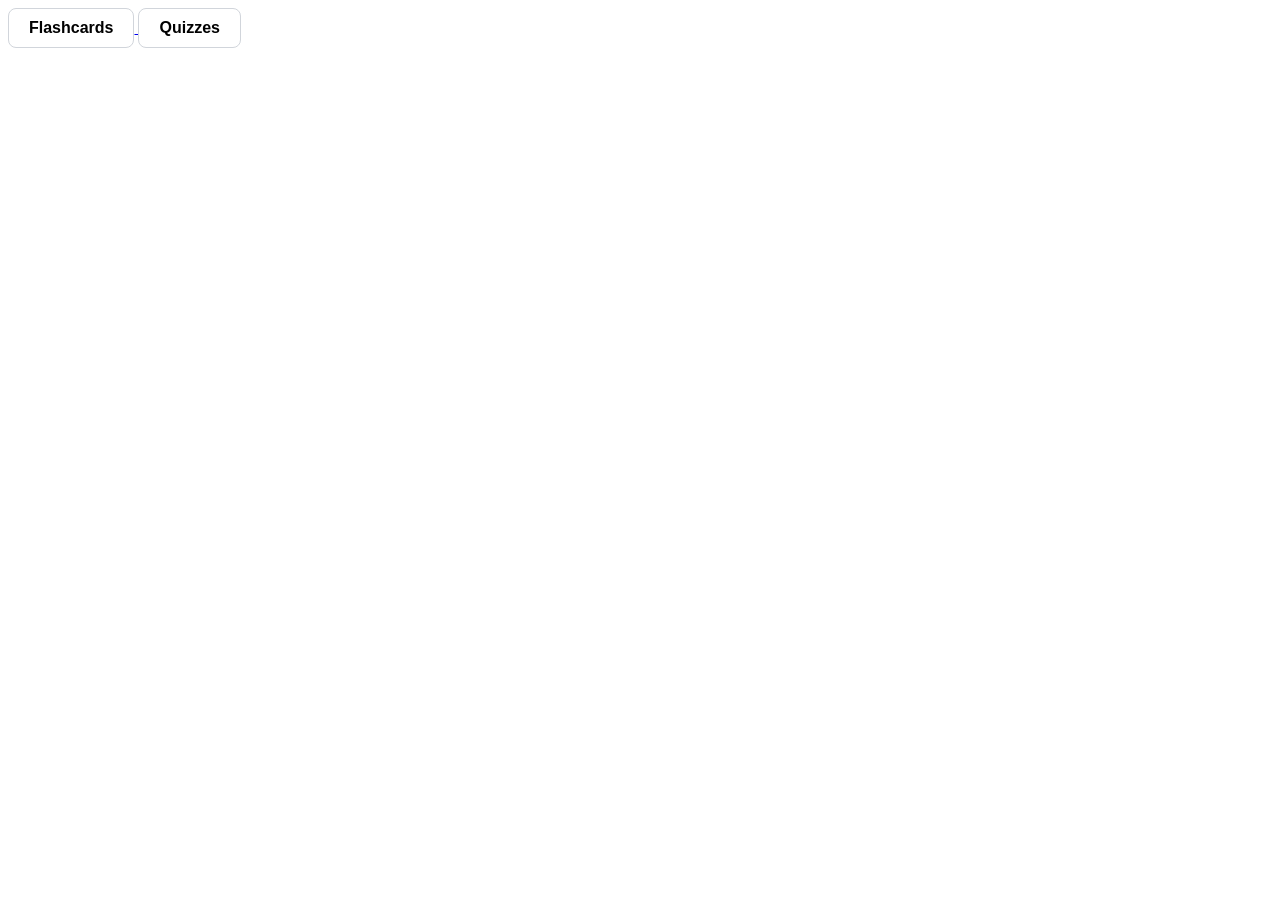
<file: index.html>
<!DOCTYPE html>
<html lang="en">
    <head>
        <meta charset="UTF-8">
        <title>Language Learning</title>
        <style>
            button {
                background: white;
                border: 1px solid #d1d5db;
                padding: 10px 20px;
                font-size: 1rem;
                font-weight: 600;
                border-radius: 8px;
                cursor: pointer;
                transition: background 0.2s, border-color 0.2s;
            }

            button:hover {
                background: #f9fafb;
                border-color: #9ca3af;
            }
        </style>
    </head>
    <body>

        <div class="button">
            <a href="flash.html">
                <button>Flashcards</button>
            </a>
            <a href="quiz.html">
                <button>Quizzes</button>
            </a>
        </div>

    </body>
</html>
</file>
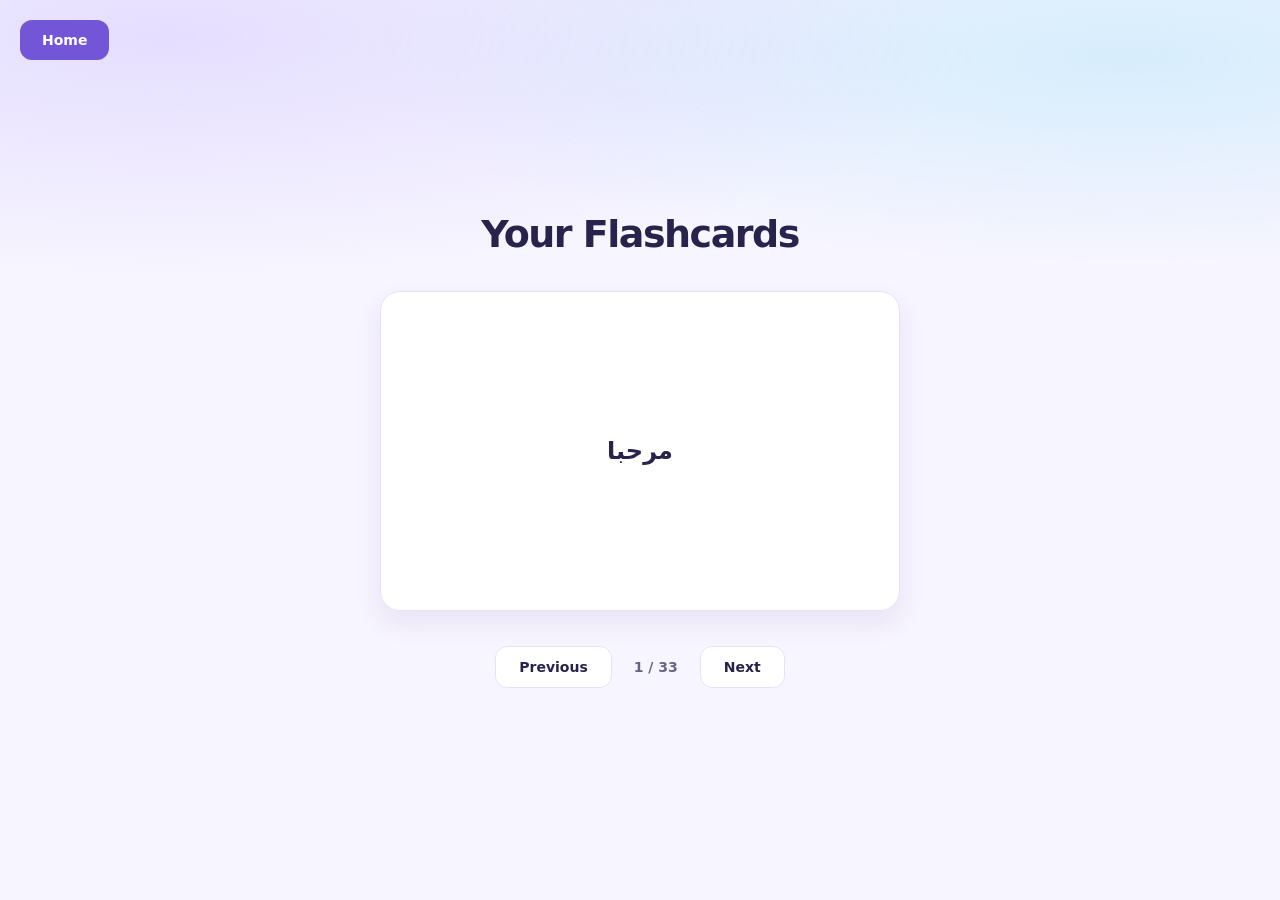
<file: flash.html>
<!DOCTYPE html>
<html lang="en">
    <head>
        <meta charset="UTF-8">
        <meta name="viewport" content="width=device-width, initial-scale=1.0">
        <title>Flashcards</title>
        <link rel="stylesheet" href="style.css">
        <script src="flash.js" defer></script>
    </head>
    <body>
        <h1>Your Flashcards</h1>
        <a href="index.html"><button class="home">Home</button></a>

        <!-- flashcards -->
        <div class="card-container" onclick="flipCard()">
            <div class="flashcard" id="flashcard">
                <div class="face front" id="front">Question loading...</div>
                <div class="face back" id="back">Answer loading...</div>
            </div>
        </div>

        <!-- Navigation -->
        <div class="controls">
            <button id="prev" onclick="prevCard()">Previous</button>
            <span id="counter">0 / 0</span>
            <button id="next" onclick="nextCard()">Next</button>
        </div>
    </body>
</html>
</file>
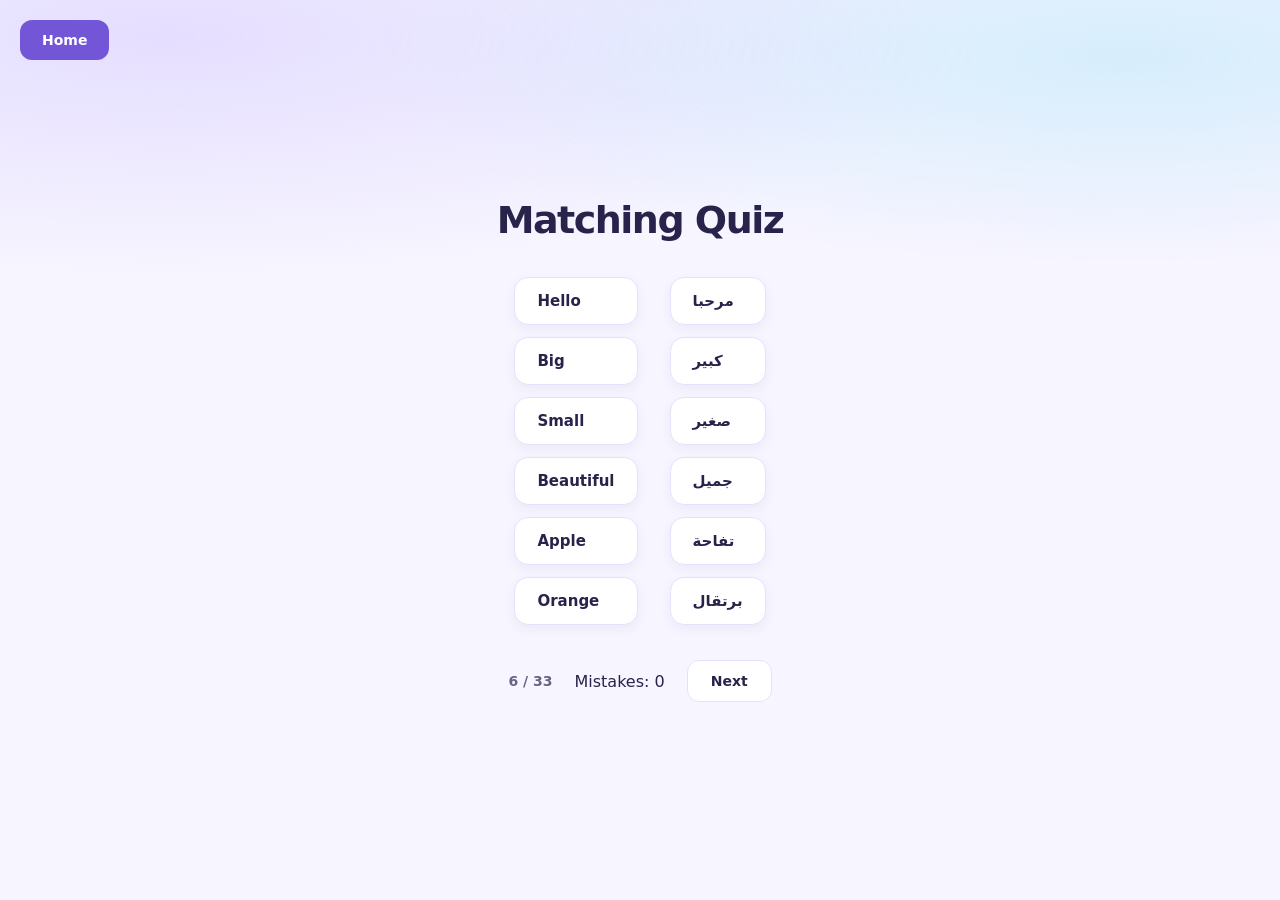
<file: quiz.html>
<!DOCTYPE html>
<html lang="en">
    <head>
        <link rel="stylesheet" href="style.css">
        <!--use as much of flashcss as possible-->
        <script src="quiz.js" defer></script>
    </head>
    <body>
        <h1>Matching Quiz</h1> <!-- other options later -->
        <a href="index.html"><button class="home">Home</button></a> <!--SAVED.HTML-->
        <!--setting for later: number of q's-->

        <!-- quiz -->
        <div class="quiz">
            <div class="word-container">
                <div class="word" id="word1" onclick="select(this)">Word loading...</div>
                <div class="word" id="word2" onclick="select(this)">Word loading...</div>
                <div class="word" id="word3" onclick="select(this)">Word loading...</div>
                <div class="word" id="word4" onclick="select(this)">Word loading...</div>
                <div class="word" id="word5" onclick="select(this)">Word loading...</div>
                <div class="word" id="word6" onclick="select(this)">Word loading...</div>
            </div>

            <div class="translation-container">
                <div class="translation" id="translation1" onclick="select(this)">Translation loading...</div>
                <div class="translation" id="translation2" onclick="select(this)">Translation loading...</div>
                <div class="translation" id="translation3" onclick="select(this)">Translation loading...</div>
                <div class="translation" id="translation4" onclick="select(this)">Translation loading...</div>
                <div class="translation" id="translation5" onclick="select(this)">Translation loading...</div>
                <div class="translation" id="translation6" onclick="select(this)">Translation loading...</div>
            </div>
        </div>

        <!-- Navigation -->
        <div class="controls">
            <span id="counter">0 / 0</span> <!--words out of total saved that have been seen-->
            <span id="mistakes">Mistakes: 0</span>
            <button id="next" onclick="newQuiz()">Next</button>
        </div>
    </body>
</html>
</file>
<file: style.css>
:root {
    --bg: #f7f5ff;
    --surface: #ffffff;
    --ink: #27234b;
    --muted: #666584;
    --border: #e7e0fa;
    --accent: #7355d8;
    --accent-strong: #5736bd;
    --shadow: 0 12px 28px rgba(73, 49, 132, .09);
}

* {
    box-sizing: border-box;
}

body {
    font-family: system-ui, -apple-system, "Segoe UI", sans-serif;
    background: var(--bg);
    color: var(--ink);

    display: flex;
    flex-direction: column;
    align-items: center;
    justify-content: center;

    min-height: 100vh;
    margin: 0;
    padding: 50px 20px;

    position: relative;
}

/* Background decoration matching Wordbank */

body::before {
    content: "";
    position: fixed;
    inset: 0 0 auto;
    height: 360px;
    z-index: -1;
    pointer-events: none;

    background:
        radial-gradient(
            ellipse at 13% 10%,
            rgba(181, 161, 255, .27),
            transparent 52%
        ),
        radial-gradient(
            ellipse at 88% 16%,
            rgba(117, 215, 244, .25),
            transparent 48%
        );
}

/* Heading */

h1 {
    margin: 0 0 35px;
    font-size: 38px;
    font-weight: 800;
    letter-spacing: -1.5px;
    color: var(--ink);
}

/* Flashcard */

.card-container {
    width: 520px;
    height: 320px;
    perspective: 1000px;
    cursor: pointer;
}

.flashcard {
    width: 100%;
    height: 100%;
    position: relative;
    transform-style: preserve-3d;
    transition: transform 0.6s cubic-bezier(0.4, 0, 0.2, 1);
    border-radius: 20px;
    box-shadow: var(--shadow);
}

.flashcard.flipped {
    transform: rotateY(180deg);
}

/* Instantly reset card when changing cards */
.flashcard.no-transition {
    transition: none !important;
}

/* Card faces */

.face {
    position: absolute;
    inset: 0;

    display: flex;
    align-items: center;
    justify-content: center;

    padding: 40px;
    border-radius: 20px;
    backface-visibility: hidden;

    font-size: 24px;
    font-weight: 700;
    line-height: 1.5;
    text-align: center;

    background: var(--surface);
}

/* Question */

.front {
    color: var(--ink);
    border: 1.5px solid var(--border);
}

/* Answer */

.back {
    background: var(--accent);
    color: white;
    transform: rotateY(180deg);
}

/* Navigation */

.controls {
    display: flex;
    align-items: center;
    justify-content: center;
    gap: 22px;
    margin-top: 35px;
}

/* Buttons */

button {
    background: var(--surface);
    color: var(--ink);

    border: 1.5px solid var(--border);
    padding: 12px 23px;

    font-family: inherit;
    font-size: 14px;
    font-weight: 750;

    border-radius: 12px;
    cursor: pointer;

    transition: 0.2s ease;
}

button:hover {
    border-color: var(--accent);
    color: var(--accent-strong);
    box-shadow: 0 8px 18px rgba(73, 49, 132, .10);
}

/* CSS for Quizzes */
.quiz {
    display: grid;
    grid-template-columns: max-content max-content;
    column-gap: 2em;
    justify-content: center;
    align-items: start;
}

.word-container,
.translation-container {
    display: flex;
    flex-direction: column;
    gap: 0.75em;
}

.selected {
    background: #d9f5e3;
    color: #247a45;
    border: 1.5px solid #65c98a;
    box-shadow: 0 4px 12px rgba(49, 150, 85, .12);
}

.word,
.translation {
    background: var(--surface);
    color: var(--ink);

    border: 1.5px solid var(--border);
    padding: 14px 22px;

    font-family: inherit;
    font-size: 15px;
    font-weight: 750;

    border-radius: 14px;
    cursor: pointer;

    box-shadow: 0 4px 12px rgba(73, 49, 132, .06);
    transition: 0.2s ease;
}

.word:hover,
.translation:hover {
    border-color: var(--accent);
    color: var(--accent-strong);
    box-shadow: 0 8px 18px rgba(73, 49, 132, .10);
}

.word.selected,
.translation.selected {
    background: #d9f5e3;
    color: #247a45;
    border-color: #65c98a;
    box-shadow: 0 4px 12px rgba(49, 150, 85, .12);
}

.word.selected:hover,
.translation.selected:hover {
    background: #c8efd5;
    color: #1d6639;
    border-color: #45b873;
}

/* Counter */

#counter {
    font-size: 14px;
    color: var(--muted);
    font-weight: 800;
}

/* Home button */

.home {
    position: fixed;
    top: 20px;
    left: 20px;
    z-index: 1000;

    padding: 12px 22px;

    background: var(--accent);
    color: white;

    border: none;
    border-radius: 12px;

    font-size: 14px;
    font-weight: 750;
}

.home:hover {
    background: var(--accent-strong);
    color: white;
}
</file>
